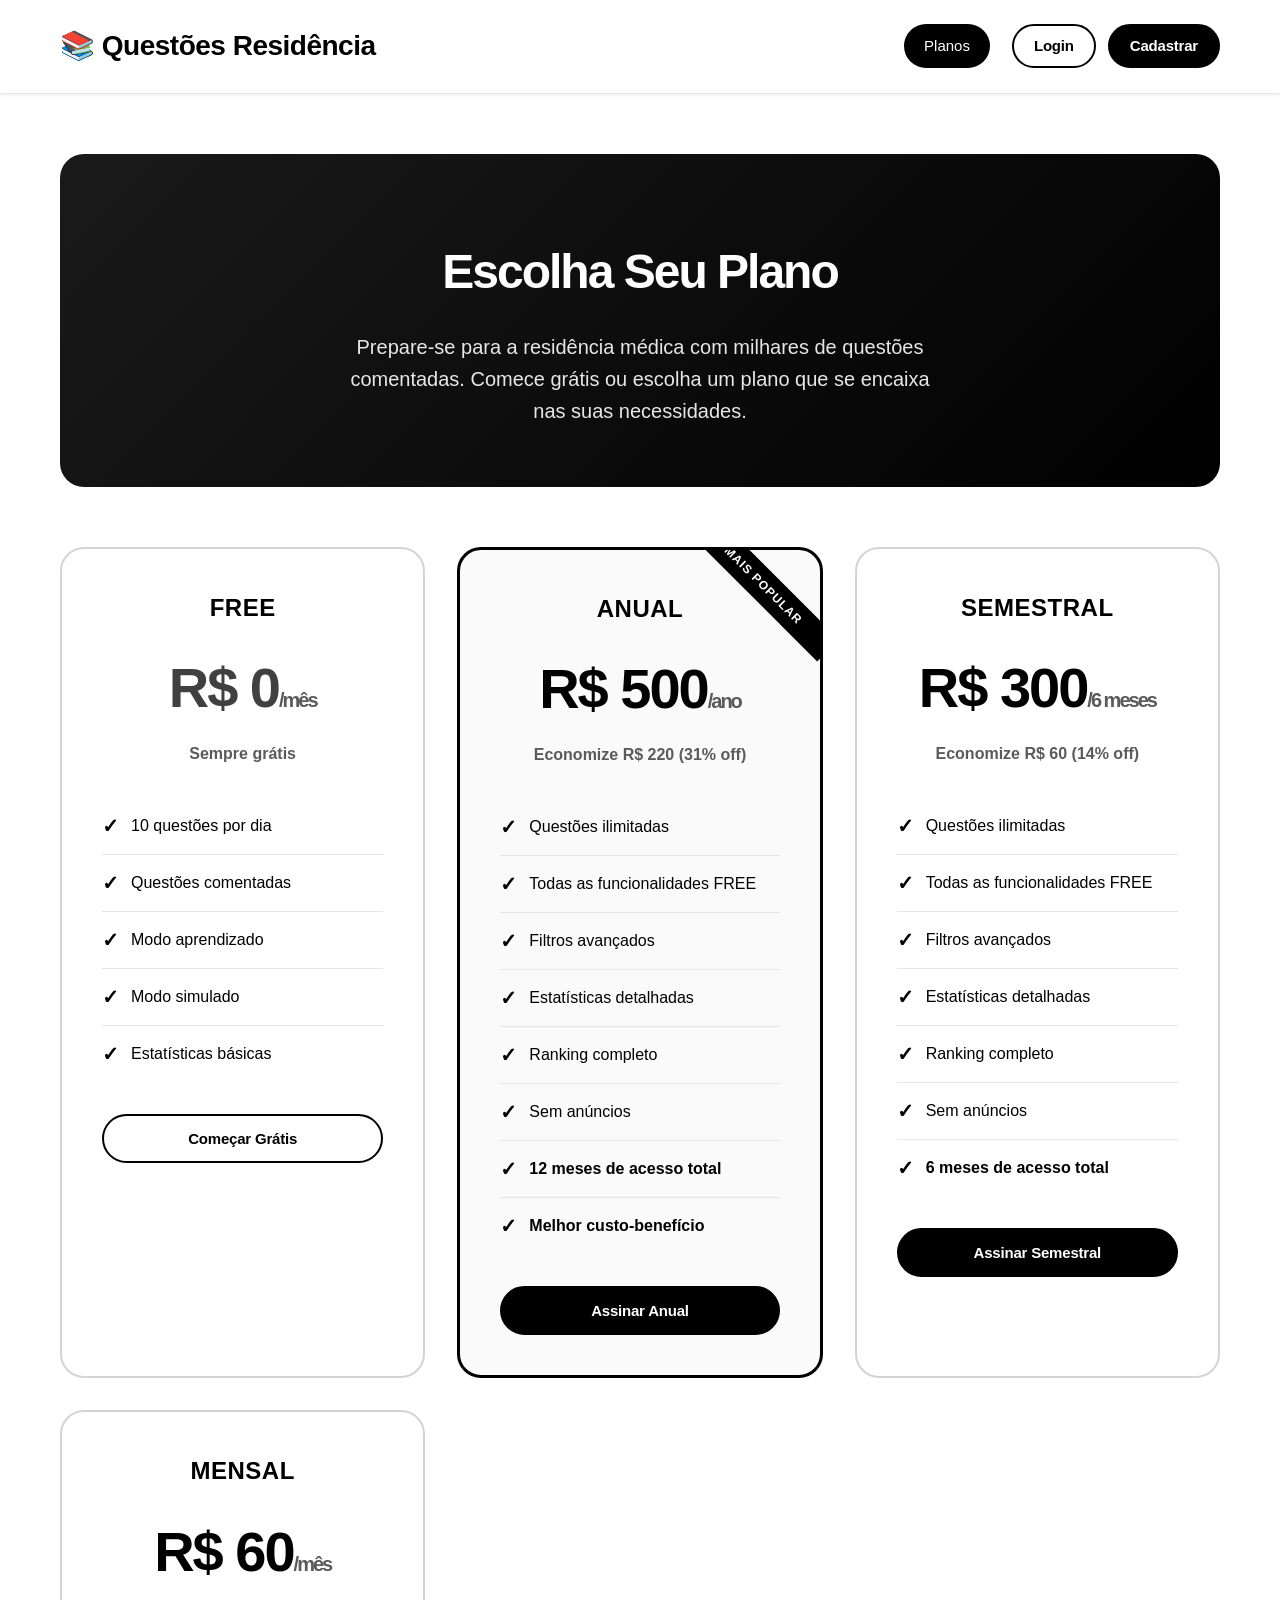
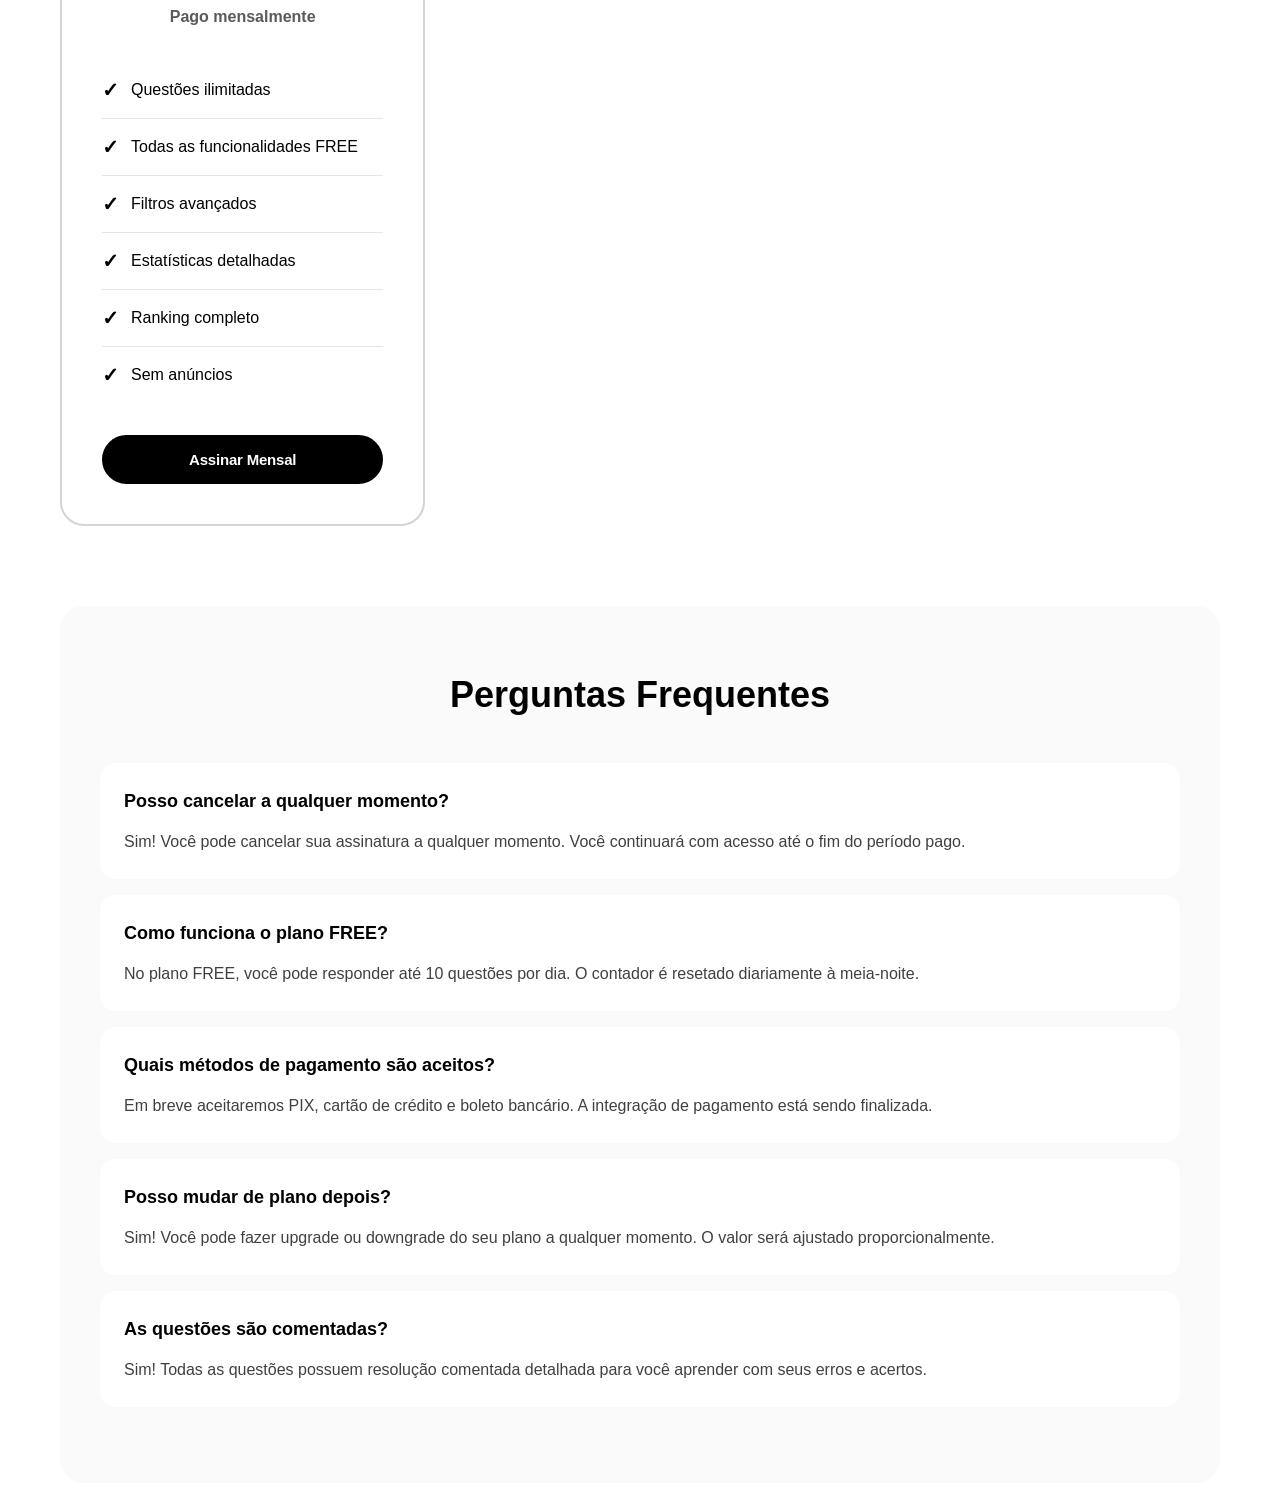
<file: planos.html>
<!DOCTYPE html>
<html lang="pt-BR">
<head>
    <meta charset="UTF-8">
    <meta name="viewport" content="width=device-width, initial-scale=1.0">
    <title>Planos - Questões Residência</title>
    <link rel="stylesheet" href="css/styles.css">
    <style>
        /* Estilos específicos da página de planos */
        .hero {
            text-align: center;
            padding: 80px 20px 60px;
            background: linear-gradient(135deg, var(--gray-900) 0%, var(--black) 100%);
            color: var(--white);
            border-radius: var(--radius-xl);
            margin-bottom: 60px;
        }

        .hero h1 {
            font-size: 48px;
            font-weight: 800;
            margin-bottom: 20px;
            letter-spacing: -2px;
        }

        .hero p {
            font-size: 20px;
            opacity: 0.9;
            max-width: 600px;
            margin: 0 auto;
        }

        .plans-grid {
            display: grid;
            grid-template-columns: repeat(auto-fit, minmax(300px, 1fr));
            gap: 32px;
            margin-bottom: 60px;
        }

        .plan-card {
            background: var(--white);
            border: 2px solid var(--gray-300);
            border-radius: var(--radius-xl);
            padding: 40px;
            text-align: center;
            transition: var(--transition);
            position: relative;
            overflow: hidden;
        }

        .plan-card:hover {
            transform: translateY(-8px);
            box-shadow: var(--shadow-xl);
            border-color: var(--black);
        }

        .plan-card.featured {
            border-color: var(--black);
            border-width: 3px;
            background: var(--gray-50);
        }

        .plan-card.featured::before {
            content: 'MAIS POPULAR';
            position: absolute;
            top: 20px;
            right: -35px;
            background: var(--black);
            color: var(--white);
            padding: 6px 40px;
            font-size: 12px;
            font-weight: 700;
            letter-spacing: 1px;
            transform: rotate(45deg);
        }

        .plan-name {
            font-size: 24px;
            font-weight: 700;
            margin-bottom: 16px;
            color: var(--black);
            text-transform: uppercase;
            letter-spacing: 0.5px;
        }

        .plan-price {
            font-size: 56px;
            font-weight: 800;
            color: var(--black);
            margin-bottom: 8px;
            letter-spacing: -2px;
        }

        .plan-price small {
            font-size: 20px;
            font-weight: 600;
            color: var(--gray-600);
        }

        .plan-period {
            color: var(--gray-600);
            font-size: 16px;
            margin-bottom: 32px;
            font-weight: 600;
        }

        .plan-features {
            list-style: none;
            margin-bottom: 32px;
            text-align: left;
        }

        .plan-features li {
            padding: 12px 0;
            border-bottom: 1px solid var(--gray-200);
            font-size: 16px;
            display: flex;
            align-items: center;
            gap: 12px;
        }

        .plan-features li:last-child {
            border-bottom: none;
        }

        .plan-features li::before {
            content: '✓';
            font-weight: 800;
            font-size: 20px;
            color: var(--black);
            flex-shrink: 0;
        }

        .plan-cta {
            width: 100%;
        }

        .plan-card.free .plan-price {
            color: var(--gray-700);
        }

        .faq-section {
            margin-top: 80px;
            padding: 60px 40px;
            background: var(--gray-50);
            border-radius: var(--radius-xl);
        }

        .faq-section h2 {
            text-align: center;
            font-size: 36px;
            margin-bottom: 40px;
        }

        .faq-item {
            background: var(--white);
            border-radius: var(--radius-lg);
            padding: 24px;
            margin-bottom: 16px;
        }

        .faq-question {
            font-size: 18px;
            font-weight: 700;
            margin-bottom: 12px;
            color: var(--black);
        }

        .faq-answer {
            color: var(--gray-700);
            line-height: 1.7;
        }

        @media (max-width: 768px) {
            .hero h1 {
                font-size: 36px;
            }

            .plans-grid {
                grid-template-columns: 1fr;
            }

            .plan-price {
                font-size: 42px;
            }
        }
    </style>
</head>
<body>
    <!-- Header -->
    <header class="header">
        <div class="header-content">
            <div class="logo">📚 Questões Residência</div>
            <!-- Navegação quando NÃO logado -->
            <nav class="nav" id="navPublic" style="display: none;">
                <a href="index.html" class="nav-link active">Planos</a>
                <a href="login.html" class="btn" style="margin-left: 10px; padding: 8px 20px;">Login</a>
                <a href="login.html#registro" class="btn btn-primary" style="padding: 8px 20px;">Cadastrar</a>
            </nav>
            <!-- Navegação quando logado -->
            <nav class="nav" id="navLogado" style="display: none;">
                <a href="dashboard.html" class="nav-link">Dashboard</a>
                <a href="criar-teste.html" class="nav-link">Novo Teste</a>
                <a href="testes-anteriores.html" class="nav-link">Testes Anteriores</a>
                <a href="ranking.html" class="nav-link">Ranking</a>
                <a href="index.html" class="nav-link active">Planos</a>
                <a href="premios.html" class="nav-link">Prêmios</a>
                <a href="#" class="nav-link" onclick="logout()">Sair</a>
            </nav>
        </div>
    </header>

    <!-- Main Content -->
    <div class="container">
        <!-- Hero Section -->
        <div class="hero">
            <h1>Escolha Seu Plano</h1>
            <p>Prepare-se para a residência médica com milhares de questões comentadas. Comece grátis ou escolha um plano que se encaixa nas suas necessidades.</p>
        </div>

        <!-- Planos -->
        <div class="plans-grid">
            <!-- Plano FREE -->
            <div class="plan-card free">
                <div class="plan-name">Free</div>
                <div class="plan-price">R$ 0<small>/mês</small></div>
                <div class="plan-period">Sempre grátis</div>
                <ul class="plan-features">
                    <li>10 questões por dia</li>
                    <li>Questões comentadas</li>
                    <li>Modo aprendizado</li>
                    <li>Modo simulado</li>
                    <li>Estatísticas básicas</li>
                </ul>
                <button class="btn plan-cta" onclick="selecionarPlano('free')">
                    Começar Grátis
                </button>
            </div>

            <!-- Plano ANUAL (Featured) -->
            <div class="plan-card featured">
                <div class="plan-name">Anual</div>
                <div class="plan-price">R$ 500<small>/ano</small></div>
                <div class="plan-period">Economize R$ 220 (31% off)</div>
                <ul class="plan-features">
                    <li>Questões ilimitadas</li>
                    <li>Todas as funcionalidades FREE</li>
                    <li>Filtros avançados</li>
                    <li>Estatísticas detalhadas</li>
                    <li>Ranking completo</li>
                    <li>Sem anúncios</li>
                    <li><strong>12 meses de acesso total</strong></li>
                    <li><strong>Melhor custo-benefício</strong></li>
                </ul>
                <button class="btn btn-primary plan-cta" onclick="mostrarPagamentoEmBreve('anual')">
                    Assinar Anual
                </button>
            </div>

            <!-- Plano SEMESTRAL -->
            <div class="plan-card">
                <div class="plan-name">Semestral</div>
                <div class="plan-price">R$ 300<small>/6 meses</small></div>
                <div class="plan-period">Economize R$ 60 (14% off)</div>
                <ul class="plan-features">
                    <li>Questões ilimitadas</li>
                    <li>Todas as funcionalidades FREE</li>
                    <li>Filtros avançados</li>
                    <li>Estatísticas detalhadas</li>
                    <li>Ranking completo</li>
                    <li>Sem anúncios</li>
                    <li><strong>6 meses de acesso total</strong></li>
                </ul>
                <button class="btn btn-primary plan-cta" onclick="mostrarPagamentoEmBreve('semestral')">
                    Assinar Semestral
                </button>
            </div>

            <!-- Plano MENSAL -->
            <div class="plan-card">
                <div class="plan-name">Mensal</div>
                <div class="plan-price">R$ 60<small>/mês</small></div>
                <div class="plan-period">Pago mensalmente</div>
                <ul class="plan-features">
                    <li>Questões ilimitadas</li>
                    <li>Todas as funcionalidades FREE</li>
                    <li>Filtros avançados</li>
                    <li>Estatísticas detalhadas</li>
                    <li>Ranking completo</li>
                    <li>Sem anúncios</li>
                </ul>
                <button class="btn btn-primary plan-cta" onclick="mostrarPagamentoEmBreve('mensal')">
                    Assinar Mensal
                </button>
            </div>
        </div>

        <!-- FAQ Section -->
        <div class="faq-section">
            <h2>Perguntas Frequentes</h2>

            <div class="faq-item">
                <div class="faq-question">Posso cancelar a qualquer momento?</div>
                <div class="faq-answer">Sim! Você pode cancelar sua assinatura a qualquer momento. Você continuará com acesso até o fim do período pago.</div>
            </div>

            <div class="faq-item">
                <div class="faq-question">Como funciona o plano FREE?</div>
                <div class="faq-answer">No plano FREE, você pode responder até 10 questões por dia. O contador é resetado diariamente à meia-noite.</div>
            </div>

            <div class="faq-item">
                <div class="faq-question">Quais métodos de pagamento são aceitos?</div>
                <div class="faq-answer">Em breve aceitaremos PIX, cartão de crédito e boleto bancário. A integração de pagamento está sendo finalizada.</div>
            </div>

            <div class="faq-item">
                <div class="faq-question">Posso mudar de plano depois?</div>
                <div class="faq-answer">Sim! Você pode fazer upgrade ou downgrade do seu plano a qualquer momento. O valor será ajustado proporcionalmente.</div>
            </div>

            <div class="faq-item">
                <div class="faq-question">As questões são comentadas?</div>
                <div class="faq-answer">Sim! Todas as questões possuem resolução comentada detalhada para você aprender com seus erros e acertos.</div>
            </div>
        </div>
    </div>

    <!-- Scripts -->
    <script src="js/config.js"></script>
    <script src="js/utils.js"></script>
    <script>
        let usuarioLogado = false;

        // Verificar autenticação SEM forçar login
        window.addEventListener('DOMContentLoaded', async () => {
            await verificarAutenticacao();
            verificarNovoUsuario();
        });

        // Verificar se usuário está autenticado (sem redirecionar)
        async function verificarAutenticacao() {
            try {
                const session = await Utils.checkAuth();

                if (session && session.user) {
                    // Usuário está logado
                    usuarioLogado = true;
                    document.getElementById('navLogado').style.display = 'flex';
                    document.getElementById('navPublic').style.display = 'none';
                    await carregarInfoPlano();
                } else {
                    // Usuário NÃO está logado - modo público
                    usuarioLogado = false;
                    document.getElementById('navPublic').style.display = 'flex';
                    document.getElementById('navLogado').style.display = 'none';
                }
            } catch (error) {
                // Erro ao verificar - assumir modo público
                console.log('Modo público - usuário não autenticado');
                usuarioLogado = false;
                document.getElementById('navPublic').style.display = 'flex';
                document.getElementById('navLogado').style.display = 'none';
            }
        }

        // Verificar se é novo usuário
        function verificarNovoUsuario() {
            const urlParams = new URLSearchParams(window.location.search);
            const isNewUser = urlParams.get('new_user') === 'true';

            if (isNewUser) {
                // Destacar visualmente que é novo usuário
                const hero = document.querySelector('.hero');
                if (hero) {
                    hero.querySelector('h1').textContent = 'Bem-vindo! Escolha seu Plano';
                    hero.querySelector('p').textContent = 'Comece grátis com 10 questões por dia ou escolha um plano premium para acesso ilimitado.';
                }
            }
        }

        // Carregar informações do plano atual
        async function carregarInfoPlano() {
            try {
                const session = await Utils.checkAuth();
                if (!session) return;

                const userId = session.user.id;

                // Buscar plano do usuário
                const { data, error } = await supabaseClient
                    .from('usuarios')
                    .select('plano, questoes_respondidas_hoje, data_fim_plano')
                    .eq('id', userId)
                    .single();

                if (error) throw error;

                // Mostrar plano atual (opcional - pode adicionar badge "Plano Atual" no card)
                console.log('Plano atual:', data.plano);
            } catch (error) {
                console.error('Erro ao carregar plano:', error);
            }
        }

        // Selecionar plano
        async function selecionarPlano(plano) {
            // Se não estiver logado, redirecionar para cadastro
            if (!usuarioLogado) {
                Utils.showNotification('Faça login ou cadastre-se para escolher um plano!', 'info');
                setTimeout(() => {
                    window.location.href = 'login.html';
                }, 1500);
                return;
            }

            if (plano === 'free') {
                // Redirecionar para dashboard com plano FREE
                Utils.showNotification('Plano FREE selecionado! Você tem 10 questões por dia.', 'success');
                setTimeout(() => {
                    window.location.href = 'dashboard.html';
                }, 800);
            } else {
                // Outros planos - mostrar mensagem de pagamento em breve
                mostrarPagamentoEmBreve(plano);
            }
        }

        // Mostrar mensagem de pagamento em breve
        function mostrarPagamentoEmBreve(plano) {
            // Se não estiver logado, redirecionar para cadastro
            if (!usuarioLogado) {
                Utils.showNotification('Faça login ou cadastre-se para assinar um plano!', 'info');
                setTimeout(() => {
                    window.location.href = 'login.html';
                }, 1500);
                return;
            }

            Utils.showNotification(
                `A integração de pagamento está sendo finalizada! Em breve você poderá assinar o plano ${plano}.`,
                'info'
            );
        }

        // Logout
        async function logout() {
            await supabaseClient.auth.signOut();
            window.location.href = 'login.html';
        }
    </script>
</body>
</html>
</file>
<file: css/styles.css>
/* ============================================
   QUESTÕES RESIDÊNCIA - ESTILOS GLOBAIS
   Design Moderno Preto e Branco
   ============================================ */

/* Reset e configurações básicas */
* {
    margin: 0;
    padding: 0;
    box-sizing: border-box;
}

:root {
    /* Cores Monocromáticas Modernas */
    --black: #000000;
    --gray-900: #1a1a1a;
    --gray-800: #2d2d2d;
    --gray-700: #404040;
    --gray-600: #5a5a5a;
    --gray-500: #737373;
    --gray-400: #a3a3a3;
    --gray-300: #d4d4d4;
    --gray-200: #e5e5e5;
    --gray-100: #f5f5f5;
    --gray-50: #fafafa;
    --white: #ffffff;

    /* Cores Principais */
    --primary-color: var(--black);
    --secondary-color: var(--gray-700);
    --background-color: var(--white);
    --surface-color: var(--gray-100);
    --text-color: var(--black);
    --text-muted: var(--gray-600);
    --border-color: var(--gray-300);

    /* Cores de Status (mantendo funcionalidade) */
    --success-color: #000000;
    --error-color: #000000;
    --warning-color: #404040;
    --info-color: #2d2d2d;

    /* Efeitos Modernos */
    --hover-color: var(--gray-100);
    --shadow-sm: 0 1px 3px rgba(0, 0, 0, 0.08);
    --shadow: 0 4px 12px rgba(0, 0, 0, 0.1);
    --shadow-lg: 0 8px 24px rgba(0, 0, 0, 0.15);
    --shadow-xl: 0 12px 40px rgba(0, 0, 0, 0.2);

    /* Border Radius Moderno */
    --radius-sm: 8px;
    --radius: 12px;
    --radius-lg: 16px;
    --radius-xl: 24px;
    --radius-full: 9999px;

    /* Transições Suaves */
    --transition: all 0.3s cubic-bezier(0.4, 0, 0.2, 1);
    --transition-fast: all 0.15s cubic-bezier(0.4, 0, 0.2, 1);
}

body {
    font-family: -apple-system, BlinkMacSystemFont, 'Segoe UI', Roboto, 'Helvetica Neue', Arial, sans-serif;
    background-color: var(--background-color);
    color: var(--text-color);
    line-height: 1.6;
    min-height: 100vh;
    -webkit-font-smoothing: antialiased;
    -moz-osx-font-smoothing: grayscale;
}

/* Container principal */
.container {
    max-width: 1200px;
    margin: 0 auto;
    padding: 20px;
}

.container-fluid {
    width: 100%;
    padding: 20px;
}

/* Header */
.header {
    background-color: var(--white);
    border-bottom: 1px solid var(--gray-200);
    padding: 24px 0;
    margin-bottom: 40px;
    box-shadow: var(--shadow-sm);
}

.header-content {
    max-width: 1200px;
    margin: 0 auto;
    padding: 0 20px;
    display: flex;
    justify-content: space-between;
    align-items: center;
}

.logo {
    font-size: 28px;
    font-weight: 700;
    color: var(--black);
    letter-spacing: -0.5px;
}

.nav {
    display: flex;
    gap: 12px;
}

.nav-link {
    color: var(--text-color);
    text-decoration: none;
    padding: 10px 20px;
    border-radius: var(--radius-full);
    background-color: transparent;
    transition: var(--transition);
    font-weight: 500;
    font-size: 15px;
}

.nav-link:hover {
    background-color: var(--gray-100);
}

.nav-link.active {
    background-color: var(--black);
    color: var(--white);
}

/* Títulos */
h1, h2, h3, h4, h5, h6 {
    font-weight: 600;
    margin-bottom: 15px;
}

h1 { font-size: 32px; }
h2 { font-size: 28px; }
h3 { font-size: 24px; }
h4 { font-size: 20px; }

/* Cards */
.card {
    background-color: var(--white);
    border: 1px solid var(--gray-200);
    border-radius: var(--radius-lg);
    padding: 32px;
    margin-bottom: 24px;
    transition: var(--transition);
    box-shadow: var(--shadow-sm);
}

.card:hover {
    box-shadow: var(--shadow);
    border-color: var(--gray-300);
    transform: translateY(-2px);
}

.card-title {
    font-size: 22px;
    font-weight: 700;
    margin-bottom: 20px;
    color: var(--black);
    letter-spacing: -0.3px;
}

.card-body {
    padding: 0;
}

/* Grid System */
.row {
    display: flex;
    flex-wrap: wrap;
    gap: 20px;
    margin-bottom: 20px;
}

.col-2 { flex: 0 0 calc(50% - 10px); }
.col-3 { flex: 0 0 calc(33.333% - 14px); }
.col-4 { flex: 0 0 calc(25% - 15px); }
.col-full { flex: 0 0 100%; }

/* Botões */
.btn {
    padding: 14px 28px;
    border: 2px solid var(--black);
    border-radius: var(--radius-full);
    background-color: transparent;
    color: var(--black);
    cursor: pointer;
    font-size: 15px;
    font-weight: 600;
    transition: var(--transition);
    text-decoration: none;
    display: inline-block;
    text-align: center;
    letter-spacing: -0.2px;
}

.btn:hover {
    background-color: var(--black);
    color: var(--white);
    transform: translateY(-1px);
    box-shadow: var(--shadow);
}

.btn:active {
    transform: translateY(0);
}

.btn:disabled {
    opacity: 0.4;
    cursor: not-allowed;
    transform: none;
}

.btn-primary {
    background-color: var(--black);
    color: var(--white);
    border-color: var(--black);
}

.btn-primary:hover {
    background-color: var(--gray-900);
    border-color: var(--gray-900);
    box-shadow: var(--shadow-lg);
}

.btn-success {
    border-color: var(--black);
    background-color: var(--white);
    color: var(--black);
}

.btn-success:hover {
    background-color: var(--black);
    color: var(--white);
}

.btn-danger {
    border-color: var(--gray-700);
    background-color: var(--white);
    color: var(--gray-700);
}

.btn-danger:hover {
    background-color: var(--gray-700);
    border-color: var(--gray-700);
    color: var(--white);
}

.btn-small {
    padding: 10px 20px;
    font-size: 14px;
}

.btn-large {
    padding: 18px 36px;
    font-size: 17px;
}

.btn-block {
    width: 100%;
    display: block;
}

/* Formulários */
.form-group {
    margin-bottom: 24px;
}

.form-label {
    display: block;
    margin-bottom: 10px;
    font-weight: 600;
    font-size: 15px;
    color: var(--black);
}

.form-input,
.form-select,
.form-textarea {
    width: 100%;
    padding: 14px 16px;
    border: 2px solid var(--gray-300);
    border-radius: var(--radius);
    background-color: var(--white);
    font-size: 15px;
    transition: var(--transition);
    font-family: inherit;
}

.form-input:hover,
.form-select:hover,
.form-textarea:hover {
    border-color: var(--gray-400);
}

.form-input:focus,
.form-select:focus,
.form-textarea:focus {
    outline: none;
    border-color: var(--black);
    box-shadow: 0 0 0 3px rgba(0, 0, 0, 0.05);
}

.form-textarea {
    min-height: 120px;
    resize: vertical;
}

.form-checkbox {
    margin-right: 10px;
    width: 18px;
    height: 18px;
    cursor: pointer;
}

.form-error {
    color: var(--gray-700);
    font-size: 14px;
    margin-top: 6px;
    font-weight: 500;
}

/* Tabelas */
.table {
    width: 100%;
    border-collapse: separate;
    border-spacing: 0;
    margin-bottom: 24px;
    border-radius: var(--radius-lg);
    overflow: hidden;
    border: 1px solid var(--gray-200);
}

.table th,
.table td {
    padding: 16px;
    text-align: left;
}

.table th {
    font-weight: 700;
    background-color: var(--gray-100);
    border-bottom: 2px solid var(--gray-300);
    font-size: 14px;
    text-transform: uppercase;
    letter-spacing: 0.5px;
    color: var(--gray-700);
}

.table td {
    border-bottom: 1px solid var(--gray-200);
}

.table tr:last-child td {
    border-bottom: none;
}

.table tr:hover {
    background-color: var(--gray-50);
}

/* Estatísticas */
.stat-box {
    text-align: center;
    padding: 24px;
    background-color: var(--gray-100);
    border-radius: var(--radius-lg);
}

.stat-value {
    font-size: 40px;
    font-weight: 800;
    margin-bottom: 8px;
    letter-spacing: -1px;
    color: var(--black);
}

.stat-label {
    font-size: 13px;
    color: var(--gray-600);
    text-transform: uppercase;
    letter-spacing: 0.5px;
    font-weight: 600;
}

/* Alternativas de questões */
.alternative {
    padding: 20px;
    border: 2px solid var(--gray-300);
    border-radius: var(--radius-lg);
    margin-bottom: 12px;
    cursor: pointer;
    transition: var(--transition);
    display: flex;
    align-items: flex-start;
    gap: 14px;
    background-color: var(--white);
}

.alternative:hover {
    background-color: var(--gray-50);
    border-color: var(--gray-400);
    transform: translateY(-1px);
    box-shadow: var(--shadow-sm);
}

.alternative.selected {
    border-color: var(--black);
    background-color: var(--gray-100);
    box-shadow: var(--shadow);
}

.alternative.correct {
    border-color: var(--black);
    background-color: var(--gray-100);
    box-shadow: var(--shadow);
}

.alternative.incorrect {
    border-color: var(--gray-600);
    background-color: var(--gray-100);
}

.alternative.crossed {
    opacity: 0.35;
    text-decoration: line-through;
}

.alternative-radio {
    width: 22px;
    height: 22px;
    border: 2px solid var(--gray-400);
    border-radius: 50%;
    flex-shrink: 0;
    margin-top: 2px;
    transition: var(--transition);
}

.alternative:hover .alternative-radio {
    border-color: var(--black);
}

.alternative.selected .alternative-radio {
    background-color: var(--black);
    border-color: var(--black);
    box-shadow: 0 0 0 3px rgba(0, 0, 0, 0.1);
}

/* Menu lateral */
.sidebar {
    width: 280px;
    border-right: 1px solid var(--gray-200);
    padding: 24px;
    position: fixed;
    height: 100vh;
    overflow-y: auto;
    background-color: var(--gray-50);
    transition: var(--transition);
}

.sidebar.closed {
    transform: translateX(-100%);
}

.sidebar-toggle {
    position: fixed;
    top: 24px;
    left: 24px;
    z-index: 1000;
    background-color: var(--white);
    border: 2px solid var(--black);
    border-radius: var(--radius);
    padding: 12px;
    cursor: pointer;
    box-shadow: var(--shadow);
}

.main-content {
    margin-left: 300px;
    padding: 32px;
    transition: var(--transition);
}

.main-content.full-width {
    margin-left: 0;
}

/* Lista de questões */
.question-list {
    list-style: none;
}

.question-item {
    padding: 14px 16px;
    border: 2px solid var(--gray-300);
    border-radius: var(--radius);
    margin-bottom: 8px;
    cursor: pointer;
    transition: var(--transition);
    background-color: var(--white);
    font-weight: 500;
}

.question-item:hover {
    background-color: var(--gray-100);
    border-color: var(--gray-400);
    transform: translateX(4px);
}

.question-item.active {
    border-color: var(--black);
    background-color: var(--black);
    color: var(--white);
    box-shadow: var(--shadow);
}

.question-item.correct {
    background-color: var(--gray-100);
    border-color: var(--black);
}

.question-item.incorrect {
    background-color: var(--gray-100);
    border-color: var(--gray-600);
}

/* Navegação do teste */
.test-navigation {
    position: fixed;
    bottom: 0;
    left: 0;
    right: 0;
    background-color: var(--background-color);
    border-top: 2px solid var(--border-color);
    padding: 15px;
    display: flex;
    justify-content: center;
    align-items: center;
    gap: 20px;
    z-index: 100;
}

/* Loading */
.loader {
    display: flex;
    justify-content: center;
    align-items: center;
    padding: 60px;
}

.spinner {
    border: 3px solid var(--gray-200);
    border-top: 3px solid var(--black);
    border-radius: 50%;
    width: 48px;
    height: 48px;
    animation: spin 0.8s cubic-bezier(0.4, 0, 0.2, 1) infinite;
}

@keyframes spin {
    0% { transform: rotate(0deg); }
    100% { transform: rotate(360deg); }
}

/* Notificações */
.notification {
    position: fixed;
    top: 24px;
    right: 24px;
    padding: 18px 24px;
    background-color: var(--black);
    color: var(--white);
    border-radius: var(--radius-lg);
    box-shadow: var(--shadow-xl);
    z-index: 1000;
    animation: slideIn 0.4s cubic-bezier(0.4, 0, 0.2, 1);
    font-weight: 600;
    max-width: 400px;
}

@keyframes slideIn {
    from {
        transform: translateX(400px);
        opacity: 0;
    }
    to {
        transform: translateX(0);
        opacity: 1;
    }
}

.notification.fade-out {
    animation: fadeOut 0.3s ease;
}

@keyframes fadeOut {
    to {
        opacity: 0;
        transform: translateY(-20px);
    }
}

.notification-success {
    background-color: var(--black);
}

.notification-error {
    background-color: var(--gray-800);
}

.notification-warning {
    background-color: var(--gray-700);
}

.notification-info {
    background-color: var(--black);
}

/* Dropdown */
.dropdown {
    position: relative;
    display: inline-block;
}

.dropdown-content {
    display: none;
    position: absolute;
    background-color: var(--white);
    min-width: 200px;
    box-shadow: var(--shadow-lg);
    border: 1px solid var(--gray-200);
    border-radius: var(--radius-lg);
    z-index: 1;
    overflow: hidden;
    margin-top: 8px;
}

.dropdown-content a {
    color: var(--text-color);
    padding: 14px 18px;
    text-decoration: none;
    display: block;
    font-weight: 500;
    transition: var(--transition-fast);
}

.dropdown-content a:hover {
    background-color: var(--gray-100);
}

.dropdown:hover .dropdown-content {
    display: block;
}

/* Modal */
.modal {
    display: none;
    position: fixed;
    z-index: 1000;
    left: 0;
    top: 0;
    width: 100%;
    height: 100%;
    background-color: rgba(0, 0, 0, 0.6);
    backdrop-filter: blur(4px);
}

.modal.active {
    display: flex;
    justify-content: center;
    align-items: center;
    animation: fadeIn 0.3s ease;
}

@keyframes fadeIn {
    from {
        opacity: 0;
    }
    to {
        opacity: 1;
    }
}

.modal-content {
    background-color: var(--white);
    padding: 40px;
    border-radius: var(--radius-xl);
    box-shadow: var(--shadow-xl);
    max-width: 600px;
    width: 90%;
    max-height: 90vh;
    overflow-y: auto;
    animation: slideUp 0.3s cubic-bezier(0.4, 0, 0.2, 1);
}

@keyframes slideUp {
    from {
        transform: translateY(40px);
        opacity: 0;
    }
    to {
        transform: translateY(0);
        opacity: 1;
    }
}

.modal-close {
    float: right;
    font-size: 28px;
    font-weight: bold;
    cursor: pointer;
}

/* Gráficos */
.chart-container {
    position: relative;
    height: 300px;
    margin-bottom: 20px;
}

/* Filtros */
.filters-section {
    background-color: var(--white);
    border: 1px solid var(--gray-200);
    border-radius: var(--radius-lg);
    padding: 28px;
    margin-bottom: 32px;
    box-shadow: var(--shadow-sm);
}

.filter-row {
    display: grid;
    grid-template-columns: repeat(auto-fit, minmax(220px, 1fr));
    gap: 20px;
    margin-bottom: 20px;
}

/* Utilitários */
.text-center { text-align: center; }
.text-right { text-align: right; }
.text-left { text-align: left; }

.mt-10 { margin-top: 10px; }
.mt-20 { margin-top: 20px; }
.mt-30 { margin-top: 30px; }
.mb-10 { margin-bottom: 10px; }
.mb-20 { margin-bottom: 20px; }
.mb-30 { margin-bottom: 30px; }

.p-10 { padding: 10px; }
.p-20 { padding: 20px; }
.p-30 { padding: 30px; }

.hide { display: none; }
.show { display: block; }

.flex { display: flex; }
.flex-center {
    display: flex;
    justify-content: center;
    align-items: center;
}
.flex-between {
    display: flex;
    justify-content: space-between;
    align-items: center;
}
.gap-10 { gap: 10px; }
.gap-20 { gap: 20px; }

/* ============================================
   RESPONSIVIDADE MOBILE
   ============================================ */

/* Tablets e dispositivos menores */
@media (max-width: 1024px) {
    .container {
        padding: 15px;
    }

    .filter-row {
        grid-template-columns: repeat(2, 1fr);
    }
}

/* Smartphones em landscape e tablets pequenos */
@media (max-width: 768px) {
    /* Grid System Mobile */
    .col-2, .col-3, .col-4 {
        flex: 0 0 100%;
    }

    .row {
        gap: 15px;
    }

    /* Container */
    .container {
        padding: 10px;
    }

    /* Header Mobile */
    .header {
        padding: 15px 0;
        margin-bottom: 20px;
    }

    .header-content {
        flex-direction: column;
        gap: 15px;
        padding: 0 10px;
    }

    .logo {
        font-size: 20px;
        text-align: center;
    }

    /* Navegação Mobile */
    .nav {
        flex-direction: row;
        flex-wrap: wrap;
        width: 100%;
        justify-content: center;
        gap: 8px;
    }

    .nav-link {
        padding: 8px 12px;
        font-size: 14px;
        flex: 1 1 auto;
        min-width: 80px;
        text-align: center;
    }

    /* Títulos Mobile */
    h1 { font-size: 24px; }
    h2 { font-size: 22px; }
    h3 { font-size: 20px; }
    h4 { font-size: 18px; }

    /* Cards Mobile */
    .card {
        padding: 15px;
        margin-bottom: 15px;
    }

    .card-title {
        font-size: 18px;
    }

    /* Botões Mobile - Maiores para touch */
    .btn {
        padding: 14px 20px;
        font-size: 16px;
        min-height: 44px; /* Apple HIG recomenda mínimo 44x44 */
    }

    .btn-small {
        padding: 10px 14px;
        font-size: 14px;
        min-height: 36px;
    }

    .btn-large {
        padding: 16px 24px;
        font-size: 18px;
    }

    /* Formulários Mobile */
    .form-input,
    .form-select,
    .form-textarea {
        padding: 14px;
        font-size: 16px; /* Evita zoom automático no iOS */
        min-height: 44px;
    }

    .form-label {
        font-size: 14px;
    }

    /* Filtros Mobile */
    .filters-section {
        padding: 15px;
    }

    .filter-row {
        grid-template-columns: 1fr;
        gap: 10px;
    }

    /* Sidebar Mobile */
    .sidebar {
        width: 100%;
        position: fixed;
        left: 0;
        top: 0;
        height: 100vh;
        z-index: 999;
        transform: translateX(-100%);
    }

    .sidebar.show {
        transform: translateX(0);
    }

    .main-content {
        margin-left: 0;
        padding: 10px;
    }

    /* Navegação do Teste Mobile */
    .test-navigation {
        flex-wrap: wrap;
        padding: 10px;
        gap: 10px;
    }

    .test-navigation .btn {
        flex: 1 1 45%;
        min-width: 120px;
    }

    /* Tabelas Mobile - Scroll horizontal */
    .table-container {
        overflow-x: auto;
        -webkit-overflow-scrolling: touch;
    }

    .table {
        min-width: 600px;
    }

    .table th,
    .table td {
        padding: 10px 8px;
        font-size: 14px;
    }

    /* Estatísticas Mobile */
    .stat-box {
        padding: 15px 10px;
    }

    .stat-value {
        font-size: 28px;
    }

    .stat-label {
        font-size: 12px;
    }

    /* Alternativas Mobile */
    .alternative {
        padding: 12px;
        margin-bottom: 8px;
    }

    /* Modal Mobile */
    .modal-content {
        width: 95%;
        padding: 20px;
        max-height: 85vh;
    }

    .modal-close {
        font-size: 24px;
    }

    /* Gráficos Mobile */
    .chart-container {
        height: 250px;
    }

    /* Notificações Mobile */
    .notification {
        right: 10px;
        left: 10px;
        top: 10px;
        padding: 12px 15px;
        font-size: 14px;
    }

    /* Login Mobile */
    .login-box {
        padding: 25px;
    }

    .login-title {
        font-size: 22px;
    }

    /* Flex utilities mobile */
    .flex-between {
        flex-direction: column;
        align-items: flex-start;
        gap: 15px;
    }

    .flex-between.keep-row {
        flex-direction: row;
    }
}

/* Smartphones em portrait */
@media (max-width: 480px) {
    /* Container extra pequeno */
    .container {
        padding: 8px;
    }

    /* Header muito pequeno */
    .header {
        padding: 10px 0;
    }

    .logo {
        font-size: 18px;
    }

    /* Navegação ultra compacta */
    .nav {
        gap: 5px;
    }

    .nav-link {
        padding: 6px 8px;
        font-size: 12px;
        min-width: 60px;
    }

    /* Títulos menores */
    h1 { font-size: 20px; }
    h2 { font-size: 18px; }
    h3 { font-size: 16px; }

    /* Cards compactos */
    .card {
        padding: 12px;
    }

    /* Botões compactos */
    .btn {
        padding: 12px 16px;
        font-size: 14px;
    }

    /* Formulários compactos */
    .form-input,
    .form-select {
        padding: 12px;
    }

    /* Estatísticas compactas */
    .stat-value {
        font-size: 24px;
    }

    .stat-label {
        font-size: 11px;
    }

    /* Navegação teste ultra compacta */
    .test-navigation {
        padding: 8px;
        gap: 8px;
    }

    .test-navigation .btn {
        padding: 10px 12px;
        font-size: 13px;
    }

    /* Modal full screen em mobile pequeno */
    .modal-content {
        width: 100%;
        height: 100%;
        max-height: 100vh;
        padding: 15px;
        border: none;
    }

    /* Login compacto */
    .login-box {
        padding: 20px;
        border-width: 1px;
    }
}

/* Menu hamburguer para mobile */
.mobile-menu-toggle {
    display: none;
    position: fixed;
    top: 15px;
    left: 15px;
    z-index: 1001;
    background-color: var(--primary-color);
    color: white;
    border: none;
    width: 44px;
    height: 44px;
    border-radius: 4px;
    cursor: pointer;
    font-size: 20px;
    align-items: center;
    justify-content: center;
}

@media (max-width: 768px) {
    .mobile-menu-toggle {
        display: flex;
    }
}

/* Overlay para sidebar mobile */
.sidebar-overlay {
    display: none;
    position: fixed;
    top: 0;
    left: 0;
    width: 100%;
    height: 100%;
    background-color: rgba(0, 0, 0, 0.5);
    z-index: 998;
}

.sidebar-overlay.show {
    display: block;
}

/* Tabela responsiva com stack em mobile */
@media (max-width: 768px) {
    .table-responsive-stack thead {
        display: none;
    }

    .table-responsive-stack tr {
        display: block;
        margin-bottom: 15px;
        border: 2px solid var(--border-color);
        padding: 10px;
    }

    .table-responsive-stack td {
        display: flex;
        justify-content: space-between;
        padding: 8px;
        border-bottom: 1px solid var(--border-color);
    }

    .table-responsive-stack td:before {
        content: attr(data-label);
        font-weight: bold;
        margin-right: 10px;
    }

    .table-responsive-stack td:last-child {
        border-bottom: none;
    }
}

/* Melhorias de touch para mobile */
@media (hover: none) and (pointer: coarse) {
    /* Aumentar área de toque */
    .nav-link,
    .btn,
    .alternative,
    .question-item {
        min-height: 44px;
        display: flex;
        align-items: center;
    }

    /* Remover efeitos hover em touch */
    .alternative:hover,
    .nav-link:hover,
    .question-item:hover {
        background-color: transparent;
    }

    /* Feedback visual em tap */
    .alternative:active,
    .btn:active,
    .nav-link:active {
        opacity: 0.7;
    }
}

/* Landscape mobile - ajustes específicos */
@media (max-width: 768px) and (orientation: landscape) {
    .header {
        padding: 8px 0;
        margin-bottom: 10px;
    }

    .card {
        padding: 10px;
    }

    .stat-value {
        font-size: 24px;
    }
}

/* Página de Login */
.login-container {
    min-height: 100vh;
    display: flex;
    justify-content: center;
    align-items: center;
    padding: 20px;
}

.login-box {
    width: 100%;
    max-width: 400px;
    border: 2px solid var(--primary-color);
    padding: 40px;
}

.login-title {
    text-align: center;
    margin-bottom: 30px;
    font-size: 28px;
}

.login-toggle {
    text-align: center;
    margin-top: 20px;
}

.login-toggle a {
    color: var(--primary-color);
    text-decoration: underline;
    cursor: pointer;
}

/* ============================================
   MODAL DE LIMITE DE QUESTÕES
   ============================================ */
.modal-limite {
    display: none;
    position: fixed;
    z-index: 10000;
    left: 0;
    top: 0;
    width: 100%;
    height: 100%;
    background-color: rgba(0, 0, 0, 0.85);
    backdrop-filter: blur(8px);
    justify-content: center;
    align-items: center;
}

.modal-limite.show {
    display: flex;
    animation: fadeIn 0.3s ease;
}

.modal-limite-content {
    background: linear-gradient(135deg, var(--white) 0%, var(--gray-50) 100%);
    border-radius: var(--radius-xl);
    padding: 50px;
    max-width: 600px;
    width: 90%;
    text-align: center;
    box-shadow: var(--shadow-xl);
    border: 3px solid var(--black);
    animation: slideUpBounce 0.5s cubic-bezier(0.68, -0.55, 0.265, 1.55);
}

@keyframes slideUpBounce {
    0% {
        transform: translateY(100px) scale(0.8);
        opacity: 0;
    }
    100% {
        transform: translateY(0) scale(1);
        opacity: 1;
    }
}

.modal-limite-icon {
    font-size: 80px;
    margin-bottom: 20px;
    animation: pulse 2s infinite;
}

@keyframes pulse {
    0%, 100% {
        transform: scale(1);
    }
    50% {
        transform: scale(1.1);
    }
}

.modal-limite-title {
    font-size: 32px;
    font-weight: 800;
    margin-bottom: 16px;
    color: var(--black);
    letter-spacing: -1px;
}

.modal-limite-subtitle {
    font-size: 18px;
    color: var(--gray-700);
    margin-bottom: 12px;
}

.modal-limite-info {
    font-size: 16px;
    color: var(--gray-600);
    margin-bottom: 35px;
    line-height: 1.6;
}

.modal-limite-highlight {
    background: var(--black);
    color: var(--white);
    padding: 24px;
    border-radius: var(--radius-lg);
    margin-bottom: 32px;
}

.modal-limite-highlight-title {
    font-size: 14px;
    text-transform: uppercase;
    letter-spacing: 1px;
    margin-bottom: 8px;
    opacity: 0.9;
}

.modal-limite-highlight-price {
    font-size: 48px;
    font-weight: 800;
    letter-spacing: -2px;
    margin-bottom: 4px;
}

.modal-limite-highlight-price small {
    font-size: 20px;
    font-weight: 600;
    opacity: 0.9;
}

.modal-limite-highlight-period {
    font-size: 16px;
    opacity: 0.85;
}

.modal-limite-actions {
    display: flex;
    gap: 16px;
    justify-content: center;
}

.modal-limite-actions .btn {
    flex: 1;
    max-width: 250px;
}

@media (max-width: 600px) {
    .modal-limite-content {
        padding: 35px 25px;
    }

    .modal-limite-icon {
        font-size: 60px;
    }

    .modal-limite-title {
        font-size: 26px;
    }

    .modal-limite-subtitle {
        font-size: 16px;
    }

    .modal-limite-highlight-price {
        font-size: 38px;
    }

    .modal-limite-actions {
        flex-direction: column;
    }

    .modal-limite-actions .btn {
        max-width: 100%;
    }
}
</file>
